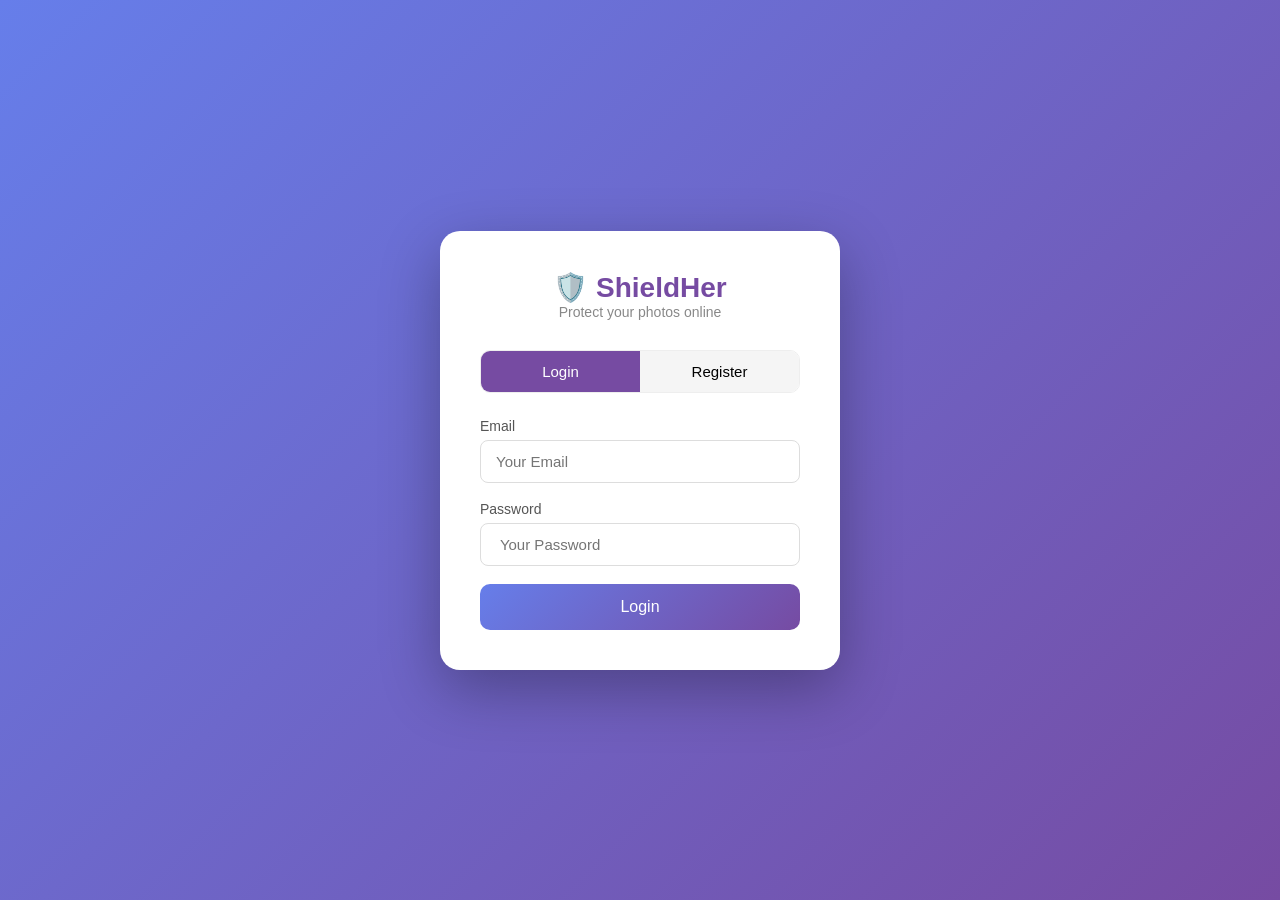
<file: ShieldHer/resources/static/index.html>
<!DOCTYPE html>
<html lang="en">
<head>
    <meta charset="UTF-8">
    <meta name="viewport" content="width=device-width, initial-scale=1.0">
    <title>ShieldHer — Protect Your Photos</title>
    <link rel="icon" type="image/x-icon" href="https://img.icons8.com/fluency/48/shield.png">
    <style>
        * { margin: 0; padding: 0; box-sizing: border-box; }
        body {
            font-family: 'Segoe UI', sans-serif;
            background: linear-gradient(135deg, #667eea 0%, #764ba2 100%);
            min-height: 100vh;
            display: flex;
            align-items: center;
            justify-content: center;
        }
        .container {
            background: white;
            border-radius: 20px;
            padding: 40px;
            width: 400px;
            box-shadow: 0 20px 60px rgba(0,0,0,0.3);
        }
        .logo {
            text-align: center;
            margin-bottom: 30px;
        }
        .logo h1 {
            color: #764ba2;
            font-size: 28px;
        }
        .logo p {
            color: #888;
            font-size: 14px;
        }
        .tabs {
            display: flex;
            margin-bottom: 25px;
            border-radius: 10px;
            overflow: hidden;
            border: 1px solid #eee;
        }
        .tab {
            flex: 1;
            padding: 12px;
            text-align: center;
            cursor: pointer;
            background: #f5f5f5;
            border: none;
            font-size: 15px;
            transition: all 0.3s;
        }
        .tab.active {
            background: #764ba2;
            color: white;
        }
        .form-group {
            margin-bottom: 18px;
        }
        .form-group label {
            display: block;
            margin-bottom: 6px;
            color: #555;
            font-size: 14px;
        }
        .form-group input {
            width: 100%;
            padding: 12px 15px;
            border: 1px solid #ddd;
            border-radius: 8px;
            font-size: 15px;
            outline: none;
            transition: border 0.3s;
        }
        .form-group input:focus {
            border-color: #764ba2;
        }
        .btn {
            width: 100%;
            padding: 14px;
            background: linear-gradient(135deg, #667eea, #764ba2);
            color: white;
            border: none;
            border-radius: 10px;
            font-size: 16px;
            cursor: pointer;
            transition: opacity 0.3s;
        }
        .btn:hover { opacity: 0.9; }
        .message {
            text-align: center;
            margin-top: 15px;
            padding: 10px;
            border-radius: 8px;
            display: none;
        }
        .message.success {
            background: #e8f5e9;
            color: #2e7d32;
            display: block;
        }
        .message.error {
            background: #ffebee;
            color: #c62828;
            display: block;
        }
    </style>
</head>
<body>
    <div class="container">
        <div class="logo">
            <h1>🛡️ ShieldHer</h1>
            <p>Protect your photos online</p>
        </div>

        <div class="tabs">
            <button class="tab active" onclick="showTab('login')">Login</button>
            <button class="tab" onclick="showTab('register')">Register</button>
        </div>

        <!-- Login Form -->
        <div id="loginForm">
            <div class="form-group">
                <label>Email</label>
                <input type="email" id="loginEmail" placeholder="Your Email">
            </div>
            <div class="form-group">
                <label>Password</label>
                <input type="password" id="loginPassword" placeholder=" Your Password">
            </div>
            <button class="btn" onclick="login()">Login</button>
        </div>

        <!-- Register Form -->
        <div id="registerForm" style="display:none">
            <div class="form-group">
                <label>Name</label>
                <input type="text" id="regName" >
            </div>
            <div class="form-group">
                <label>Email</label>
                <input type="email" id="regEmail" >
            </div>
            <div class="form-group">
                <label>Phone</label>
                <input type="text" id="regPhone">
            </div>
            <div class="form-group">
                <label>Password</label>
                <input type="password" id="regPassword">
            </div>
            <button class="btn" onclick="register()">Register</button>
        </div>

        <div class="message" id="message"></div>
    </div>

    <script>
        const API = 'http://localhost:5098/api';

        function showTab(tab) {
            document.getElementById('loginForm').style.display = 
                tab === 'login' ? 'block' : 'none';
            document.getElementById('registerForm').style.display = 
                tab === 'register' ? 'block' : 'none';
            document.querySelectorAll('.tab').forEach((t, i) => {
                t.classList.toggle('active', 
                    (tab === 'login' && i === 0) || 
                    (tab === 'register' && i === 1));
            });
        }

        async function login() {
            const email = document.getElementById('loginEmail').value;
            const password = document.getElementById('loginPassword').value;
            try {
                const res = await fetch(`${API}/auth/login`, {
                    method: 'POST',
                    headers: {'Content-Type': 'application/json'},
                    body: JSON.stringify({email, password})
                });
                const data = await res.json();
                if (res.ok) {
                    localStorage.setItem('userId', data.id);
                    localStorage.setItem('userName', data.name);
                    showMessage('Login successful! Redirecting...', 'success');
                    setTimeout(() => window.location.href = 'dashboard.html', 1500);
                } else {
                    showMessage('Invalid email or password!', 'error');
                }
            } catch (e) {
                showMessage('Server error! Try again.', 'error');
            }
        }

        async function register() {
            const name = document.getElementById('regName').value;
            const email = document.getElementById('regEmail').value;
            const phone = document.getElementById('regPhone').value;
            const password = document.getElementById('regPassword').value;
            try {
                const res = await fetch(`${API}/auth/register`, {
                    method: 'POST',
                    headers: {'Content-Type': 'application/json'},
                    body: JSON.stringify({name, email, phone, password})
                });
                if (res.ok) {
                    showMessage('Registered! Please login.', 'success');
                    setTimeout(() => showTab('login'), 1500);
                } else {
                    showMessage('Registration failed!', 'error');
                }
            } catch (e) {
                showMessage('Server error! Try again.', 'error');
            }
        }

        function showMessage(msg, type) {
            const el = document.getElementById('message');
            el.textContent = msg;
            el.className = `message ${type}`;
        }
    </script>
</body>
</html>
</file>
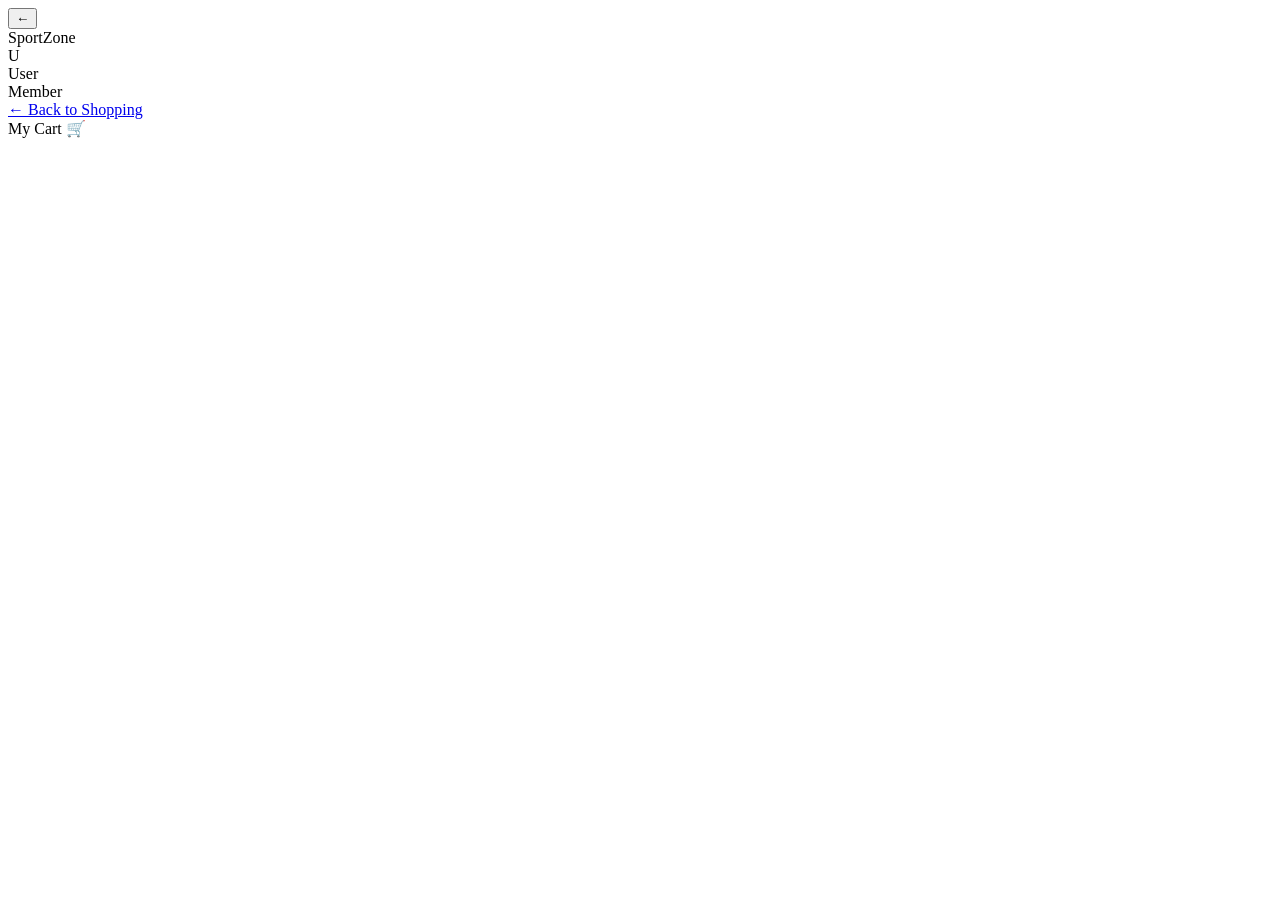
<file: SprotsZone Shop/src/main/resources/templates/cart.html>
<!DOCTYPE html>
<html lang="en" xmlns:th="http://www.thymeleaf.org">
<head>
  <meta charset="UTF-8"/>
  <meta name="viewport" content="width=device-width, initial-scale=1.0"/>
  <title>My Cart – SportZone</title>
  <link href="https://fonts.googleapis.com/css2?family=Nunito:wght@400;600;700;800&display=swap" rel="stylesheet"/>
  <link th:href="@{/css/card.css}" rel="stylesheet"/>
  <link rel="icon" type="image/png" href="https://cdn.jsdelivr.net/npm/twemoji@14.0.2/assets/72x72/1f3c6.png">
  </head>
<body>

<!-- HEADER -->
<header class="header">
  <button class="menu-btn" onclick="window.location.href='/main'">←</button>
  <div class="logo">Sport<span class="logo-white">Zone</span></div>
  <div class="hd-right">
    <div class="profile-pill" tabindex="0">
      <div class="avatar" th:text="${user.firstName.substring(0,1)}">U</div>
      <div class="profile-info">
        <div class="pname" th:text="${user.firstName}">User</div>
        <div class="prole">Member</div>
      </div>
    </div>
  </div>
</header>

<div class="cart-page">
  <a class="back-btn" href="/main">← Back to Shopping</a>
  <div class="cart-title">My <span>Cart</span> 🛒</div>

  <div id="cartItems"></div>

  <div class="cart-summary" id="cartSummary" style="display:none">
    <div class="cs-row">
      <span>Subtotal</span>
      <span id="subtotal">₹0</span>
    </div>
    <div class="cs-row">
      <span>Delivery</span>
      <span class="free-text">FREE</span>
    </div>
    <div class="cs-row">
      <span>Discount</span>
      <span class="free-text" id="discount">-₹0</span>
    </div>
    <div class="cs-row cs-row-total">
      <span class="cs-total">Total</span>
      <span class="cs-total" id="totalPrice">₹0</span>
    </div>
    <button class="checkout-btn" onclick="checkout()">Proceed to Checkout →</button>
  </div>
</div>

<!-- ✅ Script body கடைசியில மட்டும் — renderCart() cart.js-லயே call ஆகும் -->
<script th:src="@{/js/card.js}"></script>
</body>
</html>
</file>
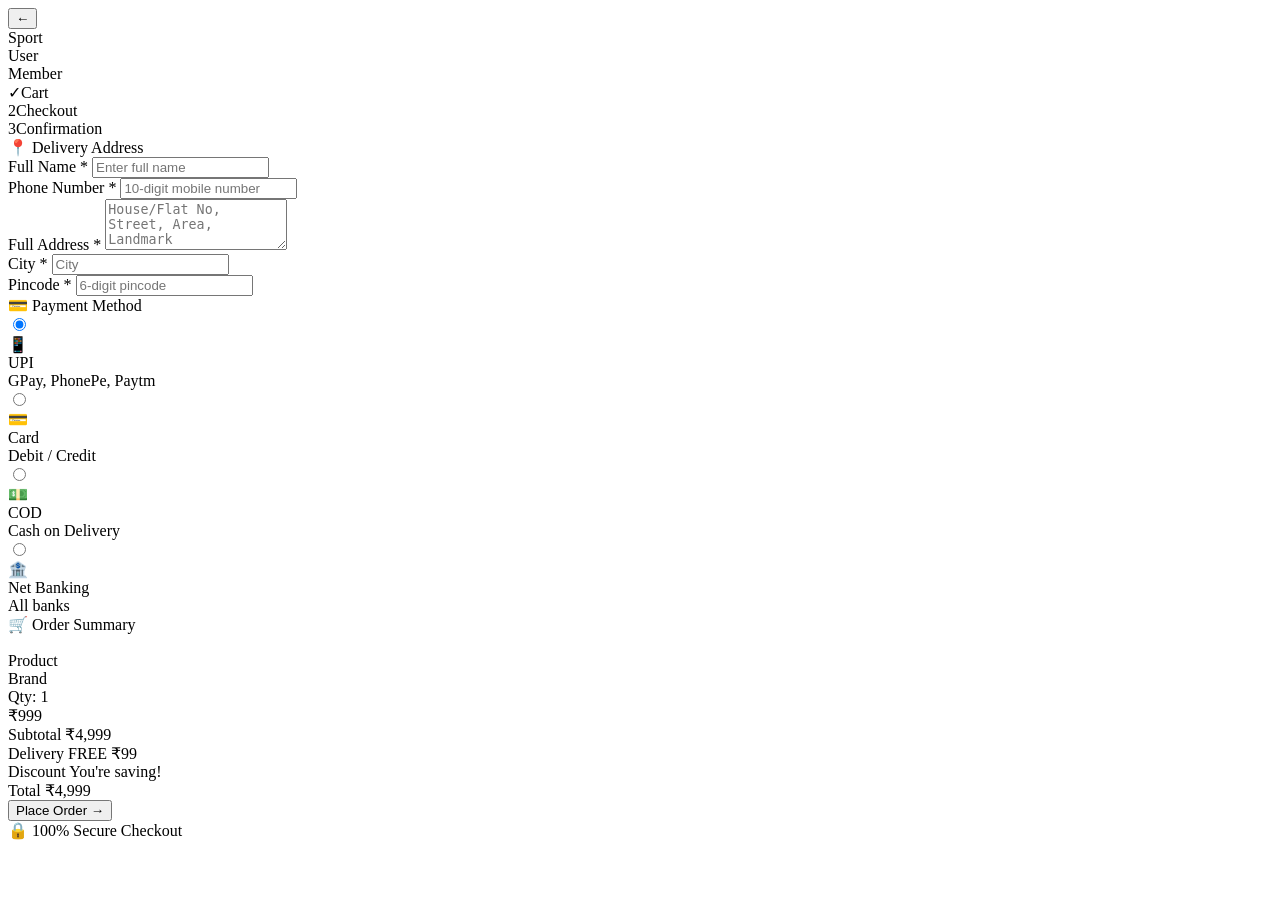
<file: SprotsZone Shop/src/main/resources/templates/checkout.html>
<!DOCTYPE html>
<html lang="en" xmlns:th="http://www.thymeleaf.org">
<head>
<meta charset="UTF-8"/>
<meta name="viewport" content="width=device-width, initial-scale=1.0"/>
<title>Checkout – SportZone</title>
<link href="https://fonts.googleapis.com/css2?family=Bebas+Neue&family=Nunito:wght@400;600;700;800;900&family=Barlow+Condensed:wght@500;700;800&display=swap" rel="stylesheet"/>
<link rel="icon" type="image/png" href="https://cdn.jsdelivr.net/npm/twemoji@14.0.2/assets/72x72/1f3c6.png">
<link th:href="@{/css/checkout.css}" rel="stylesheet"/>
</head>
<body>

<!-- HEADER -->
<header class="header">
  <button class="menu-btn" onclick="history.back()">←</button>
  <div class="logo" onclick="window.location.href='/main'" style="cursor:pointer">Sport<span style="-webkit-text-fill-color:#fff">Zone</span><span class="logo-dot"></span></div>
  <div class="hd-right">
    <div class="profile-pill" tabindex="0">
      <div class="profile-info">
        <div class="pname" th:text="${user.firstName}">User</div>
        <div class="prole">Member</div>
      </div>
    </div>
  </div>
</header>

<!-- STEPS -->
<div class="steps-bar">
  <div class="step done"><span class="step-num">✓</span><span class="step-lbl">Cart</span></div>
  <div class="step-line done"></div>
  <div class="step active"><span class="step-num">2</span><span class="step-lbl">Checkout</span></div>
  <div class="step-line"></div>
  <div class="step"><span class="step-num">3</span><span class="step-lbl">Confirmation</span></div>
</div>

<div class="co-wrap">

  <!-- LEFT: Form -->
  <div class="co-left">

    <!-- Delivery Address -->
    <div class="co-card">
      <div class="co-card-head"><span>📍</span> Delivery Address</div>
      <form id="checkoutForm" th:action="@{/order/place}" method="post">

        <div class="form-row">
          <div class="form-group">
            <label>Full Name *</label>
            <input type="text" name="fullName" th:value="${user.firstName + ' ' + user.lastName}" required placeholder="Enter full name"/>
          </div>
          <div class="form-group">
            <label>Phone Number *</label>
            <input type="text" name="phone" th:value="${user.phone}" required placeholder="10-digit mobile number" maxlength="10"/>
          </div>
        </div>

        <div class="form-group">
          <label>Full Address *</label>
          <textarea name="address" required placeholder="House/Flat No, Street, Area, Landmark" rows="3"></textarea>
        </div>

        <div class="form-row">
          <div class="form-group">
            <label>City *</label>
            <input type="text" name="city" required placeholder="City"/>
          </div>
          <div class="form-group">
            <label>Pincode *</label>
            <input type="text" name="pincode" required placeholder="6-digit pincode" maxlength="6"/>
          </div>
        </div>

      </form>
    </div>

    <!-- Payment Method -->
    <div class="co-card">
      <div class="co-card-head"><span>💳</span> Payment Method</div>
      <div class="pay-options">
        <label class="pay-opt active" onclick="selectPay(this, 'UPI')">
          <input type="radio" name="paymentMethod" value="UPI" form="checkoutForm" checked/>
          <div class="pay-icon">📱</div>
          <div class="pay-label">UPI</div>
          <div class="pay-sub">GPay, PhonePe, Paytm</div>
        </label>
        <label class="pay-opt" onclick="selectPay(this, 'CARD')">
          <input type="radio" name="paymentMethod" value="CARD" form="checkoutForm"/>
          <div class="pay-icon">💳</div>
          <div class="pay-label">Card</div>
          <div class="pay-sub">Debit / Credit</div>
        </label>
        <label class="pay-opt" onclick="selectPay(this, 'COD')">
          <input type="radio" name="paymentMethod" value="COD" form="checkoutForm"/>
          <div class="pay-icon">💵</div>
          <div class="pay-label">COD</div>
          <div class="pay-sub">Cash on Delivery</div>
        </label>
        <label class="pay-opt" onclick="selectPay(this, 'NETBANKING')">
          <input type="radio" name="paymentMethod" value="NETBANKING" form="checkoutForm"/>
          <div class="pay-icon">🏦</div>
          <div class="pay-label">Net Banking</div>
          <div class="pay-sub">All banks</div>
        </label>
      </div>
    </div>

  </div>

  <!-- RIGHT: Order Summary -->
  <div class="co-right">
    <div class="co-card summary-card">
      <div class="co-card-head"><span>🛒</span> Order Summary</div>

      <div class="sum-items">
        <div class="sum-item" th:each="item : ${cartItems}">
          <img th:src="${item.product.imageUrl}" th:alt="${item.product.name}"/>
          <div class="sum-item-info">
            <div class="sum-item-name" th:text="${item.product.name}">Product</div>
            <div class="sum-item-brand" th:text="${item.product.brand}">Brand</div>
            <div class="sum-item-qty" th:text="'Qty: ' + ${item.quantity}">Qty: 1</div>
          </div>
          <div class="sum-item-price" th:text="'₹' + ${#numbers.formatInteger(item.subtotal, 1, 'COMMA')}">₹999</div>
        </div>
      </div>

      <div class="sum-divider"></div>

      <div class="sum-row">
        <span>Subtotal</span>
        <span th:text="'₹' + ${#numbers.formatInteger(subtotal, 1, 'COMMA')}">₹4,999</span>
      </div>
      <div class="sum-row">
        <span>Delivery</span>
        <span th:if="${delivery == 0}" class="free-del">FREE</span>
        <span th:unless="${delivery == 0}" th:text="'₹' + ${delivery}">₹99</span>
      </div>
      <div class="sum-row discount-row">
        <span>Discount</span>
        <span class="discount-amt">You're saving!</span>
      </div>

      <div class="sum-divider"></div>

      <div class="sum-total">
        <span>Total</span>
        <span th:text="'₹' + ${#numbers.formatInteger(total, 1, 'COMMA')}">₹4,999</span>
      </div>

      <button class="place-order-btn" onclick="placeOrder()">
        Place Order →
      </button>

      <div class="secure-note">
        <span>🔒</span> 100% Secure Checkout
      </div>
    </div>
  </div>

</div>

<!-- TOAST -->
<div class="toast-wrap" id="toastWrap"></div>

<script>
  function selectPay(el, val) {
    document.querySelectorAll('.pay-opt').forEach(o => o.classList.remove('active'));
    el.classList.add('active');
  }

  function placeOrder() {
    const form = document.getElementById('checkoutForm');
    const inputs = form.querySelectorAll('[required]');
    let valid = true;
    inputs.forEach(inp => {
      inp.classList.remove('error');
      if (!inp.value.trim()) {
        inp.classList.add('error');
        valid = false;
      }
    });
    if (!valid) {
      showToast('❌', 'Please fill all required fields!');
      return;
    }
    const btn = document.querySelector('.place-order-btn');
    btn.textContent = 'Placing Order...';
    btn.disabled = true;
    form.submit();
  }

  function showToast(icon, msg) {
    const wrap = document.getElementById('toastWrap');
    const el = document.createElement('div');
    el.className = 'toast-msg';
    el.innerHTML = `<span class="t-icon">${icon}</span><span>${msg}</span>`;
    wrap.appendChild(el);
    setTimeout(() => el.classList.add('show'), 10);
    setTimeout(() => { el.classList.remove('show'); setTimeout(() => el.remove(), 350); }, 3000);
  }
</script>
</body>
</html>
</file>
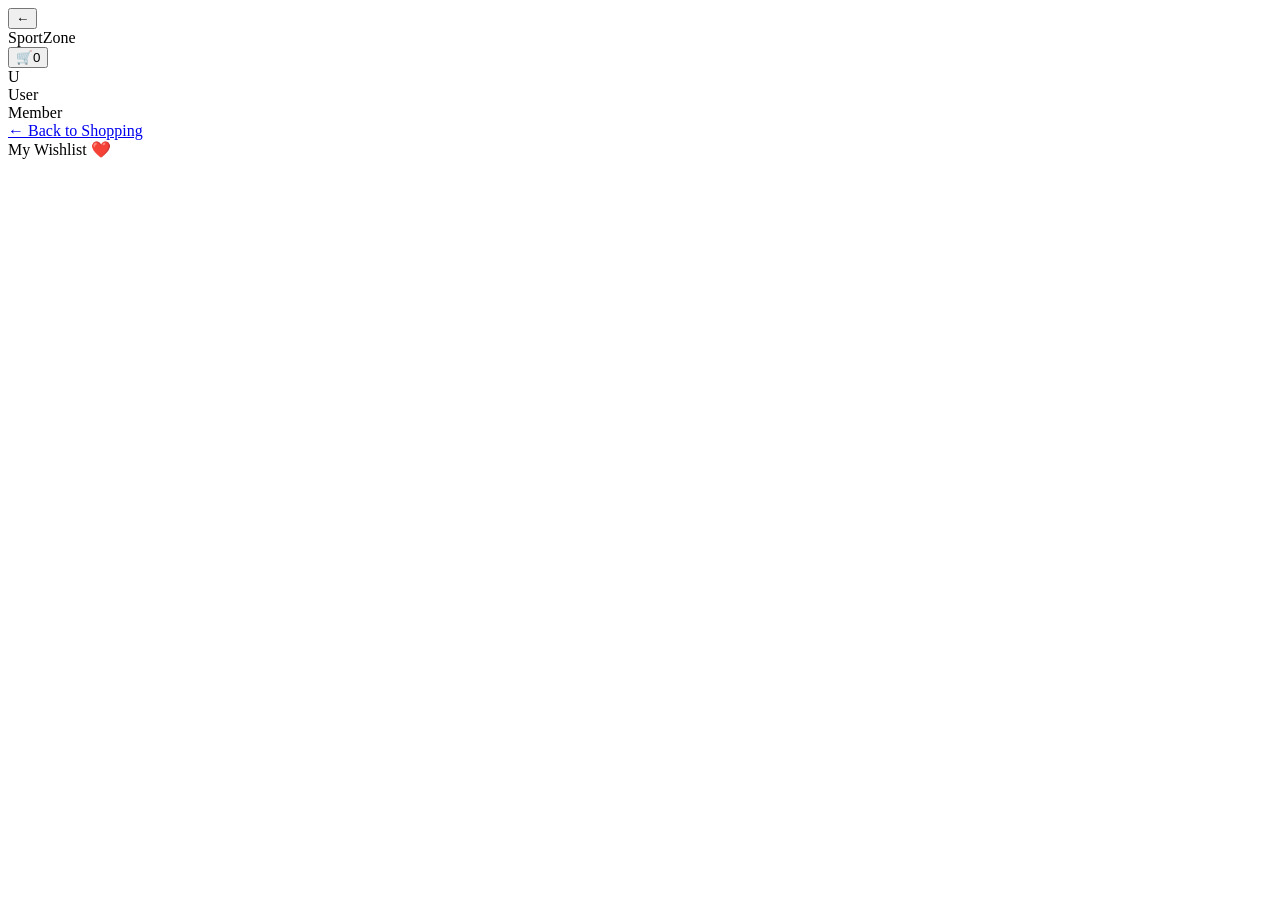
<file: SprotsZone Shop/src/main/resources/templates/like.html>
<!DOCTYPE html>
<html lang="en" xmlns:th="http://www.thymeleaf.org">
<head>
  <meta charset="UTF-8"/>
  <meta name="viewport" content="width=device-width, initial-scale=1.0"/>
  <title>My Wishlist – SportZone</title>
  <link href="https://fonts.googleapis.com/css2?family=Bebas+Neue&family=Nunito:wght@400;600;700;800;900&display=swap" rel="stylesheet"/>
  <link th:href="@{/css/like.css}" rel="stylesheet"/>
  <link rel="icon" type="image/png" href="https://cdn.jsdelivr.net/npm/twemoji@14.0.2/assets/72x72/1f3c6.png">
  </head>
<body>

<!-- HEADER -->
<header class="header">
  <button class="menu-btn" onclick="window.location.href='/main'">←</button>
  <div class="logo">Sport<span class="logo-white">Zone</span></div>
  <div class="hd-right">
    <button class="icon-btn" onclick="window.location.href='/cart'">
      🛒<span class="cart-badge" id="cartCount">0</span>
    </button>
    <div class="profile-pill">
      <div class="avatar" th:text="${user.firstName.substring(0,1)}">U</div>
      <div class="profile-info">
        <div class="pname" th:text="${user.firstName}">User</div>
        <div class="prole">Member</div>
      </div>
    </div>
  </div>
</header>

<div class="wish-page">
  <a class="back-btn" href="/main">← Back to Shopping</a>
  <div class="wish-title">My <span>Wishlist</span> ❤️</div>

  <div id="wishItems"></div>
</div>

<div class="toast-wrap" id="toastWrap"></div>
<script th:src="@{/js/like.js}"></script>
</body>
</html>
</file>
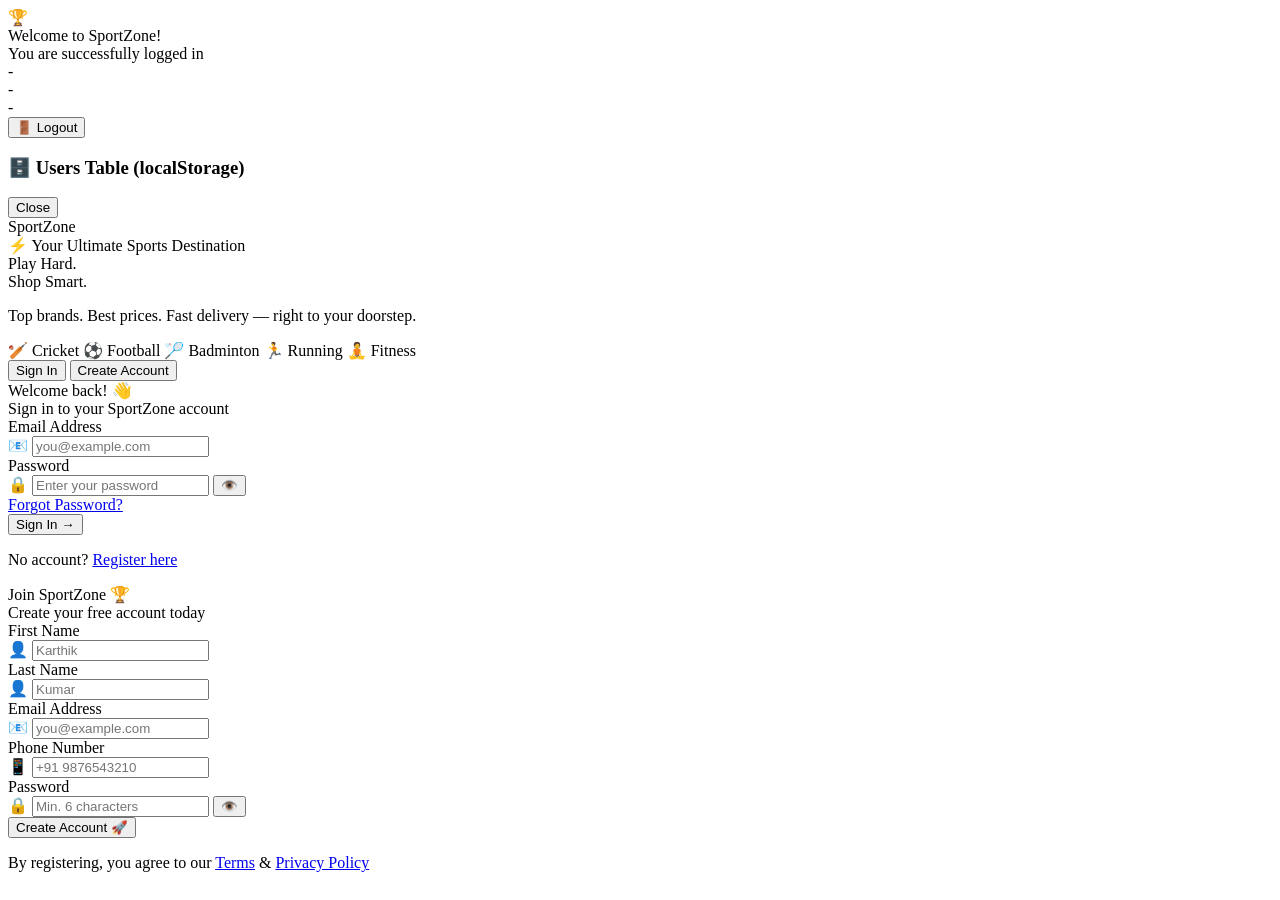
<file: SprotsZone Shop/src/main/resources/templates/login-register.html>
<!DOCTYPE html>
<html lang="en" xmlns:th="http://www.thymeleaf.org">
<head>
  <meta charset="UTF-8" />
  <meta name="viewport" content="width=device-width, initial-scale=1.0"/>
  <title>SportZone</title>
  <link href="https://fonts.googleapis.com/css2?family=Bebas+Neue&family=Nunito:wght@400;600;700;800&display=swap" rel="stylesheet"/>
  <link th:href="@{/css/home.css}" rel="stylesheet">
  <link rel="icon" type="image/png" href="https://cdn.jsdelivr.net/npm/twemoji@14.0.2/assets/72x72/1f3c6.png">
  </head>
<body>

<div class="bg-blobs">
  <div class="blob blob-1"></div>
  <div class="blob blob-2"></div>
  <div class="blob blob-3"></div>
</div>

<!-- Toast -->
<div class="toast" id="toast"></div>

<!-- Dashboard -->
<div class="dashboard" id="dashboard">
  <div class="dash-icon">🏆</div>
  <div class="dash-title">Welcome to SportZone!</div>
  <div class="dash-sub">You are successfully logged in</div>
  <div class="dash-card">
    <div class="dash-name" id="dash-name">-</div>
    <div class="dash-email" id="dash-email">-</div>
    <div class="dash-phone" id="dash-phone">-</div>
  </div>
  <button class="logout-btn" onclick="logout()">🚪 Logout</button>
</div>

<!-- DB Modal -->
<div class="db-modal" id="dbModal">
  <div class="db-box">
    <h3>🗄️ Users Table (localStorage)</h3>
    <div id="dbContent"></div>
    <button class="close-db" onclick="closeDB()">Close</button>
  </div>
</div>

<!-- Main Card -->
<div class="container" id="mainCard">

  <!-- LEFT -->
  <div class="left-panel">
    <div class="big-circle"></div>
    <div class="small-circle"></div>
    <div>
      <div class="brand-logo">Sport<span>Zone</span></div>
      <div class="brand-tagline">⚡ Your Ultimate Sports Destination</div>
    </div>
    <div>
      <div class="left-headline">Play Hard.<br>Shop Smart.</div>
      <p class="left-sub">Top brands. Best prices. Fast delivery — right to your doorstep.</p>
      <div class="pill-tags">
        <span class="pill">🏏 Cricket</span>
        <span class="pill">⚽ Football</span>
        <span class="pill">🏸 Badminton</span>
        <span class="pill">🏃 Running</span>
        <span class="pill">🧘 Fitness</span>
      </div>
    </div>
  </div>

  <!-- RIGHT -->
  <div class="right-panel">
    <div class="tabs">
      <button class="tab-btn active" id="tab-login" onclick="switchTab('login')">Sign In</button>
      <button class="tab-btn" id="tab-register" onclick="switchTab('register')">Create Account</button>
    </div>

    <!-- LOGIN FORM -->
    <div class="form-panel active" id="login">

      <!-- ✅ Error message from Spring -->
      <div th:if="${loginError}" class="error-msg" th:text="${loginError}"></div>

      <form th:action="@{/login}" method="post">
        <div class="form-title">Welcome back! 👋</div>
        <div class="form-sub">Sign in to your SportZone account</div>
        <div class="form-group">
          <label>Email Address</label>
          <div class="input-wrap">
            <span class="icon">📧</span>
            <input type="email" name="email" id="loginEmail" placeholder="you@example.com" required />
          </div>
        </div>
        <div class="form-group">
          <label>Password</label>
          <div class="input-wrap">
            <span class="icon">🔒</span>
            <input type="password" name="password" id="loginPass" placeholder="Enter your password" required />
            <button type="button" class="eye-btn" onclick="togglePass('loginPass',this)">👁️</button>
          </div>
        </div>
        <div class="forgot"><a href="#">Forgot Password?</a></div>
        <button type="submit" class="submit-btn">Sign In →</button>
        <p class="terms">No account? <a href="#" onclick="switchTab('register')">Register here</a></p>
      </form>
    </div>

    <!-- REGISTER FORM -->
    <div class="form-panel" id="register">

      <!-- ✅ Error message from Spring -->
      <div th:if="${registerError}" class="error-msg" th:text="${registerError}"></div>

      <form th:action="@{/register}" method="post">
        <div class="form-title">Join SportZone 🏆</div>
        <div class="form-sub">Create your free account today</div>
        <div class="two-col">
          <div class="form-group">
            <label>First Name</label>
            <div class="input-wrap">
              <span class="icon">👤</span>
              <input type="text" name="firstName" id="regFirst" placeholder="Karthik" required />
            </div>
          </div>
          <div class="form-group">
            <label>Last Name</label>
            <div class="input-wrap">
              <span class="icon">👤</span>
              <input type="text" name="lastName" id="regLast" placeholder="Kumar" required />
            </div>
          </div>
        </div>
        <div class="form-group">
          <label>Email Address</label>
          <div class="input-wrap">
            <span class="icon">📧</span>
            <input type="email" name="email" id="regEmail" placeholder="you@example.com" required />
          </div>
        </div>
        <div class="form-group">
          <label>Phone Number</label>
          <div class="input-wrap">
            <span class="icon">📱</span>
            <input type="tel" name="phone" id="regPhone" placeholder="+91 9876543210" required />
          </div>
        </div>
        <div class="form-group">
          <label>Password</label>
          <div class="input-wrap">
            <span class="icon">🔒</span>
            <input type="password" name="password" id="regPass" placeholder="Min. 6 characters" required />
            <button type="button" class="eye-btn" onclick="togglePass('regPass',this)">👁️</button>
          </div>
        </div>
        <button type="submit" class="submit-btn">Create Account 🚀</button>
        <p class="terms">By registering, you agree to our <a href="#">Terms</a> &amp; <a href="#">Privacy Policy</a></p>
      </form>
    </div>

  </div>
</div>

<!-- ✅ Active tab restore when Spring returns error -->
<script th:inline="javascript">
  var activeTab = /*[[${activeTab}]]*/ 'login';
  if (activeTab && activeTab !== 'login') {
    switchTab(activeTab);
  }
</script>

<script th:src="@{/js/home.js}"></script>
</body>
</html>
</file>
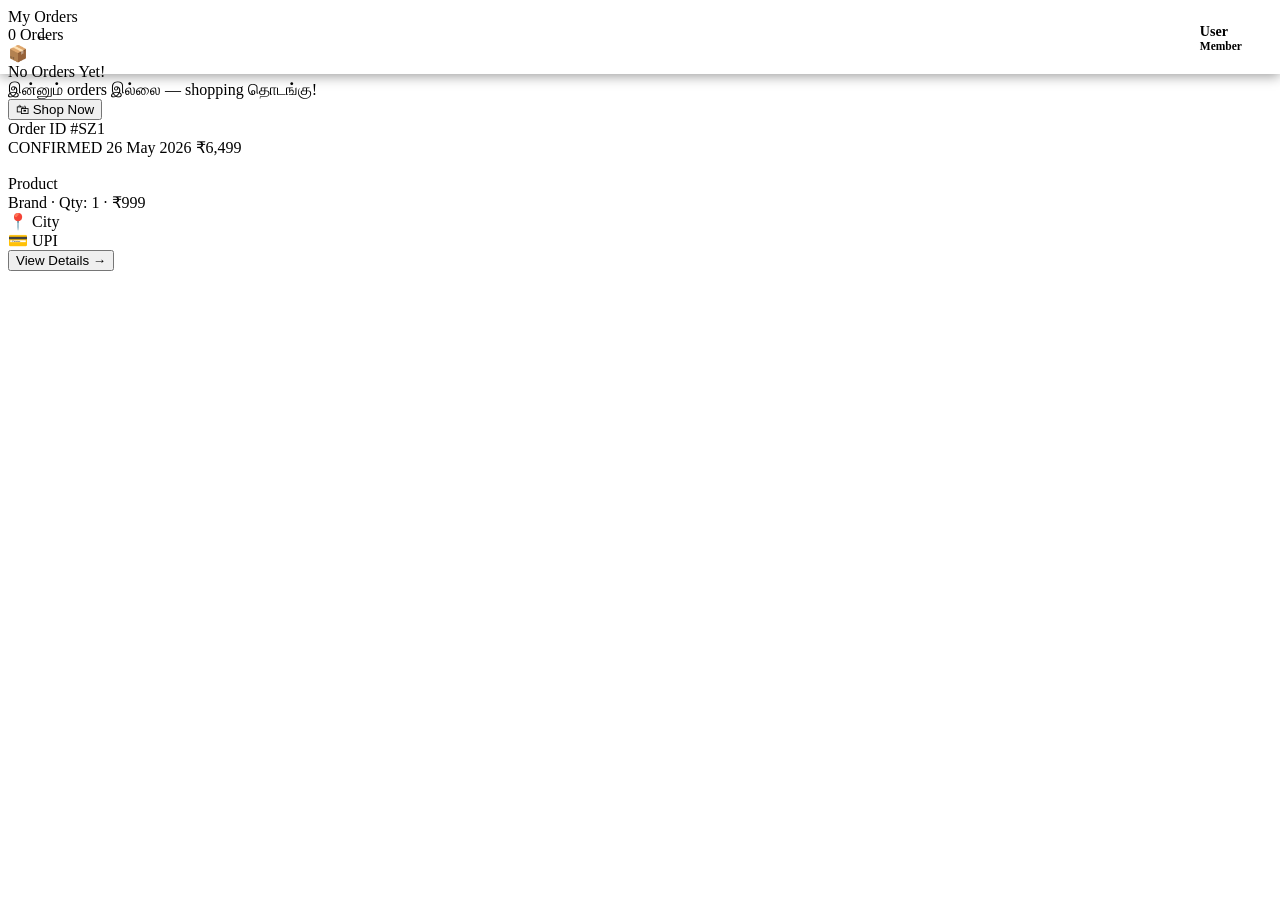
<file: SprotsZone Shop/src/main/resources/templates/my-orders.html>
<!DOCTYPE html>
<html lang="en" xmlns:th="http://www.thymeleaf.org">
<head>
  <meta charset="UTF-8"/>
  <meta name="viewport" content="width=device-width, initial-scale=1.0"/>
  <title>My Orders – SportZone</title>
  <link href="https://fonts.googleapis.com/css2?family=Bebas+Neue&family=Nunito:wght@400;600;700;800;900&family=Barlow+Condensed:wght@500;700;800&display=swap" rel="stylesheet"/>
  <link th:href="@{/css/myorder.css}" rel="stylesheet"/>
  <link rel="icon" type="image/png" href="https://cdn.jsdelivr.net/npm/twemoji@14.0.2/assets/72x72/1f3c6.png">

  <style>
    /* Header — myorder.css-ல இல்லாததால் இங்கே */
    .header {
      position: fixed; top: 0; left: 0; right: 0; z-index: 100;
      display: flex; align-items: center; justify-content: space-between;
      padding: 14px 24px;
      background: var(--surface); border-bottom: 1px solid var(--border);
      box-shadow: 0 2px 12px rgba(0,0,0,0.4);
    }
    .menu-btn {
      background: var(--surface2); border: 1px solid var(--border);
      color: var(--text); width: 38px; height: 38px; border-radius: 10px;
      font-size: 1.1rem; cursor: pointer; display: flex;
      align-items: center; justify-content: center; transition: all 0.2s;
    }
    .menu-btn:hover { background: var(--accent); border-color: var(--accent); }
    .logo {
      font-family: 'Bebas Neue', sans-serif; font-size: 1.6rem; letter-spacing: 1px;
      background: linear-gradient(135deg, var(--accent), var(--accent2));
      -webkit-background-clip: text; -webkit-text-fill-color: transparent;
    }
    .logo-white { -webkit-text-fill-color: #fff; }
    .hd-right { display: flex; align-items: center; }
    .profile-pill {
      display: flex; align-items: center; gap: 10px; cursor: pointer;
      padding: 6px 14px 6px 6px; border-radius: 50px;
      background: var(--surface2); border: 1px solid var(--border);
      transition: border-color 0.2s;
    }
    .profile-pill:hover { border-color: var(--accent); }
    .avatar {
      width: 34px; height: 34px; border-radius: 50%;
      background: linear-gradient(135deg, var(--accent), var(--accent2));
      display: flex; align-items: center; justify-content: center;
      font-weight: 800; font-size: 1rem; color: #fff;
    }
    .pname { font-weight: 700; font-size: 0.88rem; }
    .prole { font-size: 0.72rem; color: var(--accent); font-weight: 700; }
  </style>
</head>
<body>

<!-- HEADER -->
<header class="header">
  <button class="menu-btn" onclick="window.location.href='/main'">←</button>
  <div class="logo">Sport<span class="logo-white">Zone</span></div>
  <div class="hd-right">
    <div class="profile-pill">
      <div class="avatar" th:text="${user.firstName.substring(0,1)}">U</div>
      <div>
        <div class="pname" th:text="${user.firstName}">User</div>
        <div class="prole">Member</div>
      </div>
    </div>
  </div>
</header>

<!-- MAIN WRAP -->
<div class="mo-wrap">

  <div class="mo-header">
    <div class="mo-title">My <span class="ac">Orders</span></div>
    <div class="mo-count" th:text="${orders.size()} + ' Orders'">0 Orders</div>
  </div>

  <!-- EMPTY STATE -->
  <div th:if="${#lists.isEmpty(orders)}" class="mo-empty">
    <div class="empty-icon">📦</div>
    <div class="empty-title">No Orders Yet!</div>
    <div class="empty-sub">இன்னும் orders இல்லை — shopping தொடங்கு!</div>
    <button class="empty-btn" onclick="window.location.href='/main'">🛍 Shop Now</button>
  </div>

  <!-- ORDER LIST -->
  <div class="order-list" th:unless="${#lists.isEmpty(orders)}">

    <div class="order-card" th:each="order : ${orders}">

      <!-- ORDER HEADER -->
      <div class="oc-header">
        <div class="oc-id">
          <span class="oc-id-label">Order ID</span>
          <span class="oc-id-val" th:text="'#SZ' + ${order.id}">#SZ1</span>
        </div>
        <span class="oc-status"
              th:classappend="${order.status}"
              th:text="${order.status}">CONFIRMED</span>
        <span class="oc-date"
              th:text="${#temporals.format(order.createdAt, 'dd MMM yyyy, hh:mm a')}">
          26 May 2026
        </span>
        <span class="oc-total"
              th:text="'₹' + ${#numbers.formatInteger(order.totalAmount, 1, 'COMMA')}">
          ₹6,499
        </span>
      </div>

      <!-- ORDER ITEMS -->
      <div class="oc-items">
        <div class="oc-item" th:each="item,iter : ${order.items}" th:if="${iter.index < 2}">
          <img th:src="${item.product.imageUrl}" th:alt="${item.product.name}"
               onerror="this.style.display='none'"/>
          <div>
            <div class="oc-item-name" th:text="${item.product.name}">Product</div>
            <div class="oc-item-meta">
              <span th:text="${item.product.brand}">Brand</span>
              <span>·</span>
              <span th:text="'Qty: ' + ${item.quantity}">Qty: 1</span>
              <span>·</span>
              <span th:text="'₹' + ${#numbers.formatInteger(item.subtotal, 1, 'COMMA')}">₹999</span>
            </div>
          </div>
        </div>
        <div class="oc-more"
             th:if="${order.items.size() > 2}"
             th:text="'+' + ${order.items.size() - 2} + ' more items'">
        </div>
      </div>

      <!-- ORDER FOOTER -->
      <div class="oc-footer">
        <div class="oc-addr">
          <span>📍</span>
          <span th:text="${order.city}">City</span>
        </div>
        <div class="oc-pay">
          <span>💳</span>
          <span th:text="${order.paymentMethod}">UPI</span>
        </div>
        <div class="oc-actions">
          <button class="oc-btn-detail"
                  th:onclick="'window.location.href=\'/order/\' + ' + ${order.id}">
            View Details →
          </button>
        </div>
      </div>

    </div>
  </div>
</div>

</body>
</html>
</file>
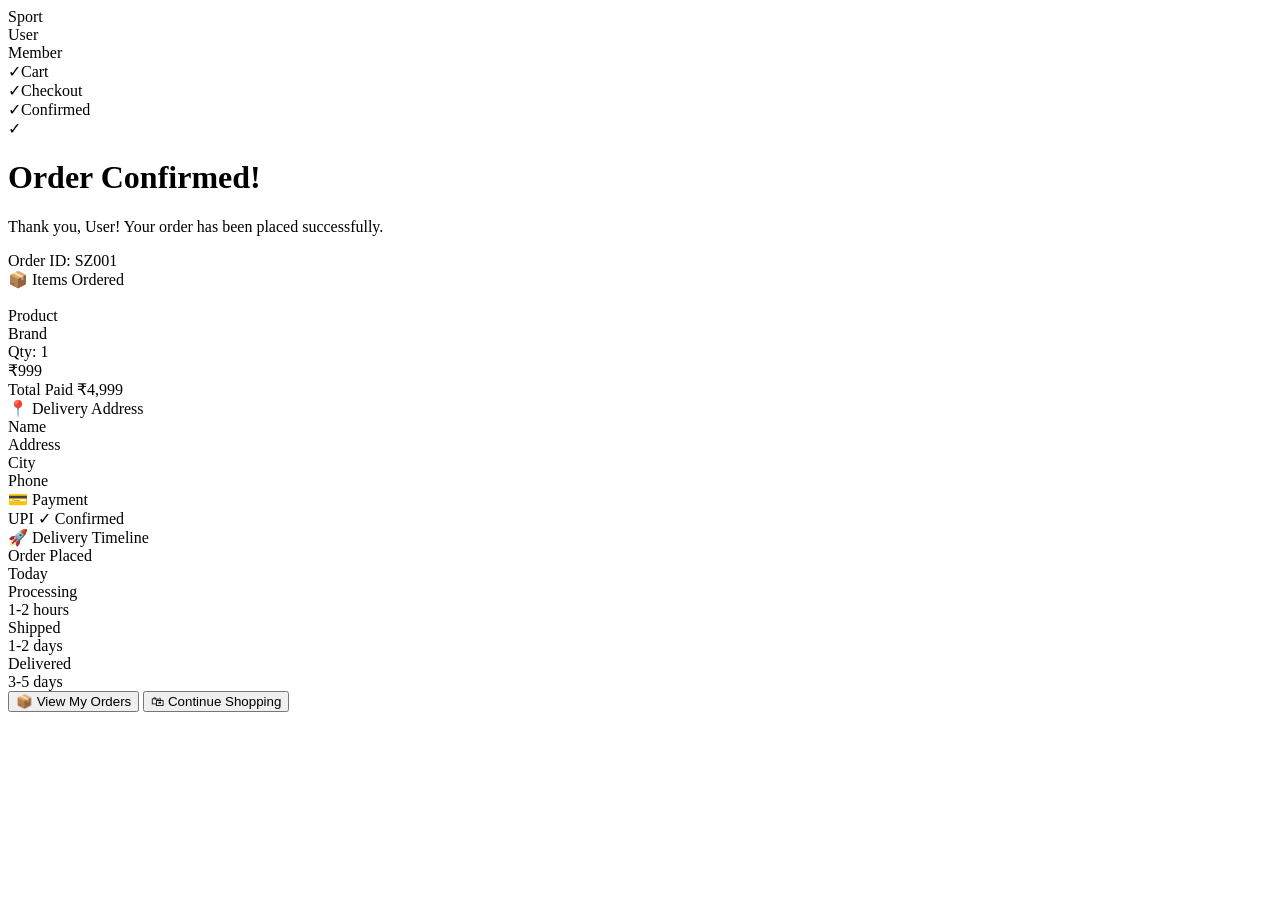
<file: SprotsZone Shop/src/main/resources/templates/order-confirmation.html>
<!DOCTYPE html>
<html lang="en" xmlns:th="http://www.thymeleaf.org">
<head>
<meta charset="UTF-8"/>
<meta name="viewport" content="width=device-width, initial-scale=1.0"/>
<title>Order Confirmed – SportZone</title>
<link href="https://fonts.googleapis.com/css2?family=Bebas+Neue&family=Nunito:wght@400;600;700;800;900&family=Barlow+Condensed:wght@500;700;800&display=swap" rel="stylesheet"/>
<link rel="icon" type="image/png" href="https://cdn.jsdelivr.net/npm/twemoji@14.0.2/assets/72x72/1f3c6.png">
<link th:href="@{/css/order.css}" rel="stylesheet"/>
</head>
<body>

<header class="header">
  <div class="logo" onclick="window.location.href='/main'" style="cursor:pointer">Sport<span style="-webkit-text-fill-color:#fff">Zone</span><span class="logo-dot"></span></div>
  <div class="hd-right">
    <div class="profile-pill" tabindex="0">
      <div class="profile-info">
        <div class="pname" th:text="${user.firstName}">User</div>
        <div class="prole">Member</div>
      </div>
    </div>
  </div>
</header>

<!-- STEPS -->
<div class="steps-bar">
  <div class="step done"><span class="step-num">✓</span><span class="step-lbl">Cart</span></div>
  <div class="step-line done"></div>
  <div class="step done"><span class="step-num">✓</span><span class="step-lbl">Checkout</span></div>
  <div class="step-line done"></div>
  <div class="step active"><span class="step-num">✓</span><span class="step-lbl">Confirmed</span></div>
</div>

<div class="conf-wrap">

  <!-- SUCCESS BANNER -->
  <div class="conf-banner">
    <div class="conf-anim">
      <div class="check-circle">
        <span class="check-icon">✓</span>
      </div>
      <div class="conf-rings">
        <div class="ring r1"></div>
        <div class="ring r2"></div>
        <div class="ring r3"></div>
      </div>
    </div>
    <h1 class="conf-title">Order Confirmed!</h1>
    <p class="conf-sub">Thank you, <span th:text="${order.fullName}">User</span>! Your order has been placed successfully.</p>
    <div class="conf-order-id">Order ID: <span th:text="'#SZ' + ${order.id}">SZ001</span></div>
  </div>

  <div class="conf-grid">

    <!-- Order Items -->
    <div class="conf-card">
      <div class="conf-card-head"><span>📦</span> Items Ordered</div>
      <div class="conf-items">
        <div class="conf-item" th:each="item : ${order.items}">
          <img th:src="${item.product.imageUrl}" th:alt="${item.product.name}"/>
          <div class="conf-item-info">
            <div class="conf-item-name" th:text="${item.product.name}">Product</div>
            <div class="conf-item-brand" th:text="${item.product.brand}">Brand</div>
            <div class="conf-item-qty" th:text="'Qty: ' + ${item.quantity}">Qty: 1</div>
          </div>
          <div class="conf-item-price" th:text="'₹' + ${#numbers.formatInteger(item.subtotal, 1, 'COMMA')}">₹999</div>
        </div>
      </div>
      <div class="conf-total-row">
        <span>Total Paid</span>
        <span class="conf-total-amt" th:text="'₹' + ${#numbers.formatInteger(order.totalAmount, 1, 'COMMA')}">₹4,999</span>
      </div>
    </div>

    <!-- Delivery & Payment Info -->
    <div>
      <div class="conf-card">
        <div class="conf-card-head"><span>📍</span> Delivery Address</div>
        <div class="conf-addr">
          <div class="addr-name" th:text="${order.fullName}">Name</div>
          <div class="addr-line" th:text="${order.address}">Address</div>
          <div class="addr-line" th:text="${order.city + ' – ' + order.pincode}">City</div>
          <div class="addr-line" th:text="'📞 ' + ${order.phone}">Phone</div>
        </div>
      </div>

      <div class="conf-card">
        <div class="conf-card-head"><span>💳</span> Payment</div>
        <div class="pay-info-row">
          <span class="pay-method-badge" th:text="${order.paymentMethod}">UPI</span>
          <span class="pay-status confirmed">✓ Confirmed</span>
        </div>
      </div>

      <div class="conf-card delivery-timeline">
        <div class="conf-card-head"><span>🚀</span> Delivery Timeline</div>
        <div class="timeline">
          <div class="tl-item done">
            <div class="tl-dot"></div>
            <div class="tl-info">
              <div class="tl-title">Order Placed</div>
              <div class="tl-time" th:text="${#temporals.format(order.createdAt, 'dd MMM yyyy, hh:mm a')}">Today</div>
            </div>
          </div>
          <div class="tl-item">
            <div class="tl-dot pending"></div>
            <div class="tl-info">
              <div class="tl-title">Processing</div>
              <div class="tl-time">1-2 hours</div>
            </div>
          </div>
          <div class="tl-item">
            <div class="tl-dot pending"></div>
            <div class="tl-info">
              <div class="tl-title">Shipped</div>
              <div class="tl-time">1-2 days</div>
            </div>
          </div>
          <div class="tl-item">
            <div class="tl-dot pending"></div>
            <div class="tl-info">
              <div class="tl-title">Delivered</div>
              <div class="tl-time">3-5 days</div>
            </div>
          </div>
        </div>
      </div>
    </div>
  </div>

  <!-- Actions -->
  <div class="conf-actions">
    <button class="btn-orders" onclick="window.location.href='/my-orders'">📦 View My Orders</button>
    <button class="btn-continue" onclick="window.location.href='/main'">🛍 Continue Shopping</button>
  </div>

</div>

</body>
</html>
</file>
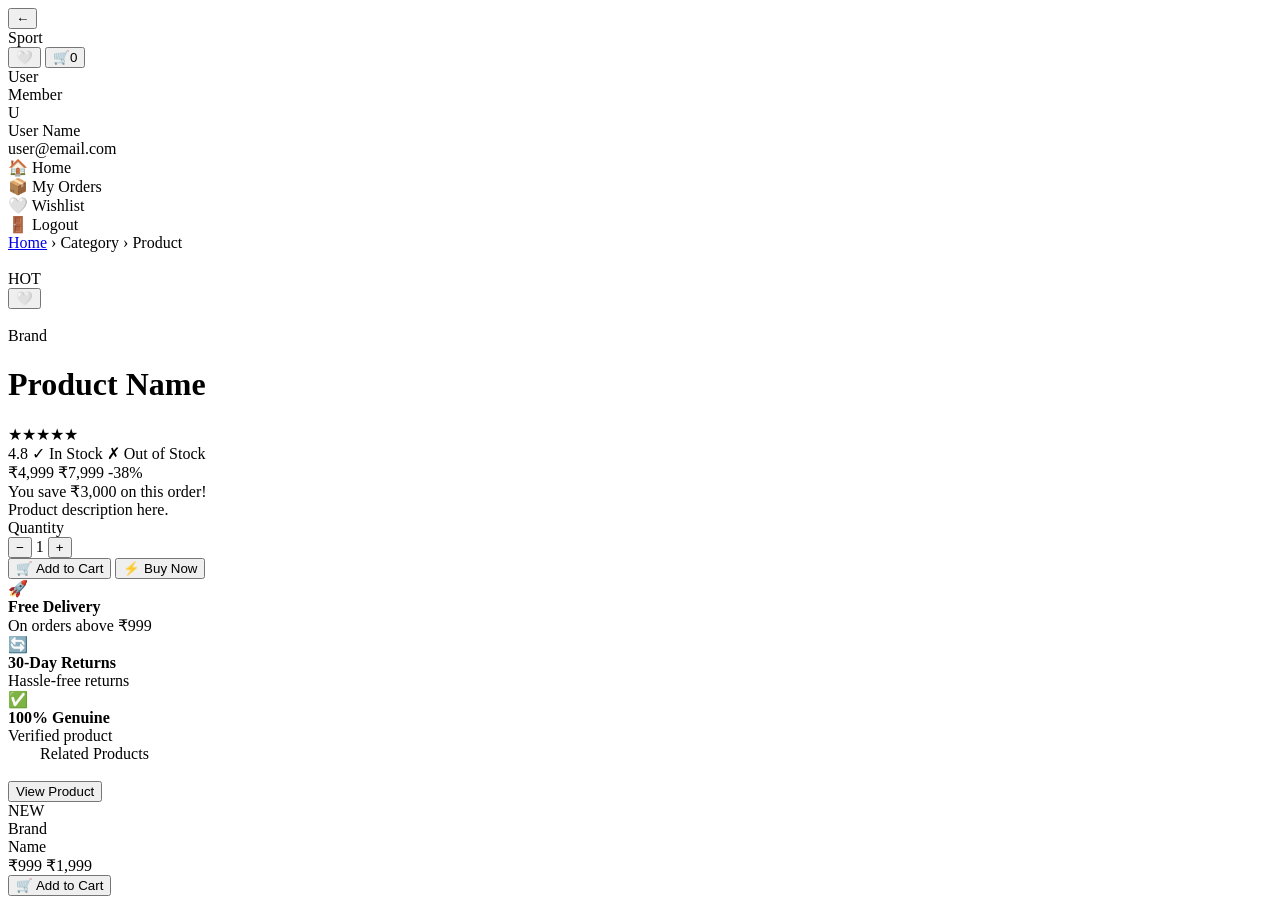
<file: SprotsZone Shop/src/main/resources/templates/product.html>
<!DOCTYPE html>
<html lang="en" xmlns:th="http://www.thymeleaf.org">
<head>
<meta charset="UTF-8"/>
<meta name="viewport" content="width=device-width, initial-scale=1.0"/>
<title th:text="${product.name} + ' – SportZone'">Product – SportZone</title>
<link href="https://fonts.googleapis.com/css2?family=Bebas+Neue&family=Nunito:wght@400;600;700;800;900&family=Barlow+Condensed:wght@500;700;800&display=swap" rel="stylesheet"/>
<link rel="icon" type="image/png" href="https://cdn.jsdelivr.net/npm/twemoji@14.0.2/assets/72x72/1f3c6.png">
<link th:href="@{/css/Product.css}" rel="stylesheet"/>
</head>
<body>

<!-- HEADER -->
<header class="header">
  <button class="menu-btn" onclick="history.back()" title="Back">←</button>
  <div class="logo" onclick="window.location.href='/main'" style="cursor:pointer">Sport<span style="-webkit-text-fill-color:#fff">Zone</span><span class="logo-dot"></span></div>
  <div class="hd-right">
    <button class="icon-btn" onclick="window.location.href='/like'">🤍</button>
    <button class="icon-btn" onclick="window.location.href='/cart'">🛒<span class="cart-badge" id="cartCount">0</span></button>
    <div class="profile-pill" tabindex="0">
      <div class="profile-info">
        <div class="pname" th:text="${user.firstName}">User</div>
        <div class="prole">Member</div>
      </div>
      <div class="profile-drop">
        <div class="pd-head">
          <div class="av2" th:text="${user.firstName.substring(0,1)}">U</div>
          <div>
            <div class="pd-name" th:text="${user.firstName + ' ' + user.lastName}">User Name</div>
            <div class="pd-email" th:text="${user.email}">user@email.com</div>
          </div>
        </div>
        <div class="pd-item" onclick="window.location.href='/main'"><span>🏠</span> Home</div>
        <div class="pd-item" onclick="window.location.href='/my-orders'"><span>📦</span> My Orders</div>
        <div class="pd-item" onclick="window.location.href='/like'"><span>🤍</span> Wishlist</div>
        <div class="pd-divider"></div>
        <a class="pd-item pd-logout" th:href="@{/logout}"><span>🚪</span> Logout</a>
      </div>
    </div>
  </div>
</header>

<!-- BREADCRUMB -->
<div class="breadcrumb">
  <a href="/main">Home</a>
  <span>›</span>
  <a th:href="@{/main}" th:text="${product.category}">Category</a>
  <span>›</span>
  <span th:text="${product.name}">Product</span>
</div>

<!-- PRODUCT DETAIL -->
<div class="pd-wrap">

  <!-- LEFT: Image -->
  <div class="pd-gallery">
    <div class="pd-main-img">
      <img th:src="${product.imageUrl}" th:alt="${product.name}" id="mainImg"/>
      <div class="pd-badge-wrap">
        <span class="pbadge hot" th:text="${product.badge?.toUpperCase()}" th:if="${product.badge != null}">HOT</span>
      </div>
      <button class="wish-fab" id="wishBtn" th:attr="onclick='toggleWish(' + ${product.id} + ')'">🤍</button>
    </div>
    <div class="pd-thumbs">
      <div class="thumb active" th:attr="onclick='setImg(\'' + ${product.imageUrl} + '\')'">
        <img th:src="${product.imageUrl}" th:alt="${product.name}"/>
      </div>
    </div>
  </div>

  <!-- RIGHT: Info -->
  <div class="pd-info">
    <div class="pd-brand" th:text="${product.brand}">Brand</div>
    <h1 class="pd-title" th:text="${product.name}">Product Name</h1>

    <!-- Rating -->
    <div class="pd-rating-row">
      <div class="pd-stars" th:attr="data-rating=${product.rating}">★★★★★</div>
      <span class="pd-rating-num" th:text="${product.rating}">4.8</span>
      <span class="pd-review-count" th:text="'(' + ${product.reviewCount} + ' reviews)'"></span>
      <span class="pd-stock in" th:if="${product.stock > 0}">✓ In Stock</span>
      <span class="pd-stock out" th:unless="${product.stock > 0}">✗ Out of Stock</span>
    </div>

    <!-- Price -->
    <div class="pd-price-block">
      <span class="pd-price" th:text="'₹' + ${#numbers.formatInteger(product.price, 1, 'COMMA')}">₹4,999</span>
      <span class="pd-old" th:text="'₹' + ${#numbers.formatInteger(product.originalPrice, 1, 'COMMA')}" th:if="${product.originalPrice != null}">₹7,999</span>
      <span class="pd-discount" th:text="'-' + ${product.discountPercent} + '%'" th:if="${product.discountPercent > 0}">-38%</span>
    </div>
    <div class="pd-savings" th:if="${product.originalPrice != null}">
      You save ₹<span th:text="${#numbers.formatInteger(product.originalPrice - product.price, 1, 'COMMA')}">3,000</span> on this order!
    </div>

    <!-- Description -->
    <div class="pd-desc" th:text="${product.description}">Product description here.</div>

    <!-- Quantity -->
    <div class="pd-qty-row">
      <span class="pd-label">Quantity</span>
      <div class="qty-ctrl">
        <button class="qty-btn" onclick="changeQty(-1)">−</button>
        <span class="qty-val" id="qtyVal">1</span>
        <button class="qty-btn" onclick="changeQty(1)">+</button>
      </div>
    </div>

    <!-- Actions -->
    <div class="pd-actions">
      <button class="pd-cart-btn" th:attr="onclick='addToCartPD(' + ${product.id} + ')'">
        🛒 Add to Cart
      </button>
      <button class="pd-buy-btn" th:attr="onclick='buyNow(' + ${product.id} + ')'">
        ⚡ Buy Now
      </button>
    </div>

    <!-- Delivery Info -->
    <div class="pd-delivery">
      <div class="del-item"><span>🚀</span><div><b>Free Delivery</b><br/>On orders above ₹999</div></div>
      <div class="del-item"><span>🔄</span><div><b>30-Day Returns</b><br/>Hassle-free returns</div></div>
      <div class="del-item"><span>✅</span><div><b>100% Genuine</b><br/>Verified product</div></div>
    </div>
  </div>
</div>

<!-- RELATED PRODUCTS -->
<div class="rel-section" th:if="${!relatedProducts.isEmpty()}">
  <div class="sec-head" style="padding: 0 2rem;">
    <div class="sec-title">Related <span class="ac">Products</span></div>
  </div>
  <div class="rel-grid">
    <div class="prod-card" th:each="rp : ${relatedProducts}">
      <div class="prod-img">
        <img th:src="${rp.imageUrl}" th:alt="${rp.name}" loading="lazy"/>
        <div class="prod-overlay">
          <button class="quick-btn" th:attr="onclick='window.location.href=\'/product/' + ${rp.id} + '\''">View Product</button>
        </div>
      </div>
      <span class="pbadge" th:classappend="${rp.badge}" th:text="${rp.badge?.toUpperCase()}">NEW</span>
      <div class="prod-info">
        <div class="prod-brand" th:text="${rp.brand}">Brand</div>
        <div class="prod-name" th:text="${rp.name}">Name</div>
        <div class="prod-price">
          <span class="p-now" th:text="'₹' + ${#numbers.formatInteger(rp.price, 1, 'COMMA')}">₹999</span>
          <span class="p-old" th:text="'₹' + ${#numbers.formatInteger(rp.originalPrice, 1, 'COMMA')}" th:if="${rp.originalPrice != null}">₹1,999</span>
        </div>
      </div>
      <div class="prod-actions">
        <button class="cart-btn" th:attr="onclick='addToCartPD(' + ${rp.id} + ')'">🛒 Add to Cart</button>
      </div>
    </div>
  </div>
</div>

<!-- TOAST -->
<div class="toast-wrap" id="toastWrap"></div>
<div id="thData"
     th:attr="data-product-id=${product.id},
              data-rating=${product.rating != null ? product.rating : 0}">
</div>

<script th:src="@{/js/product.js}"></script>

</body>
</html>
</file>
